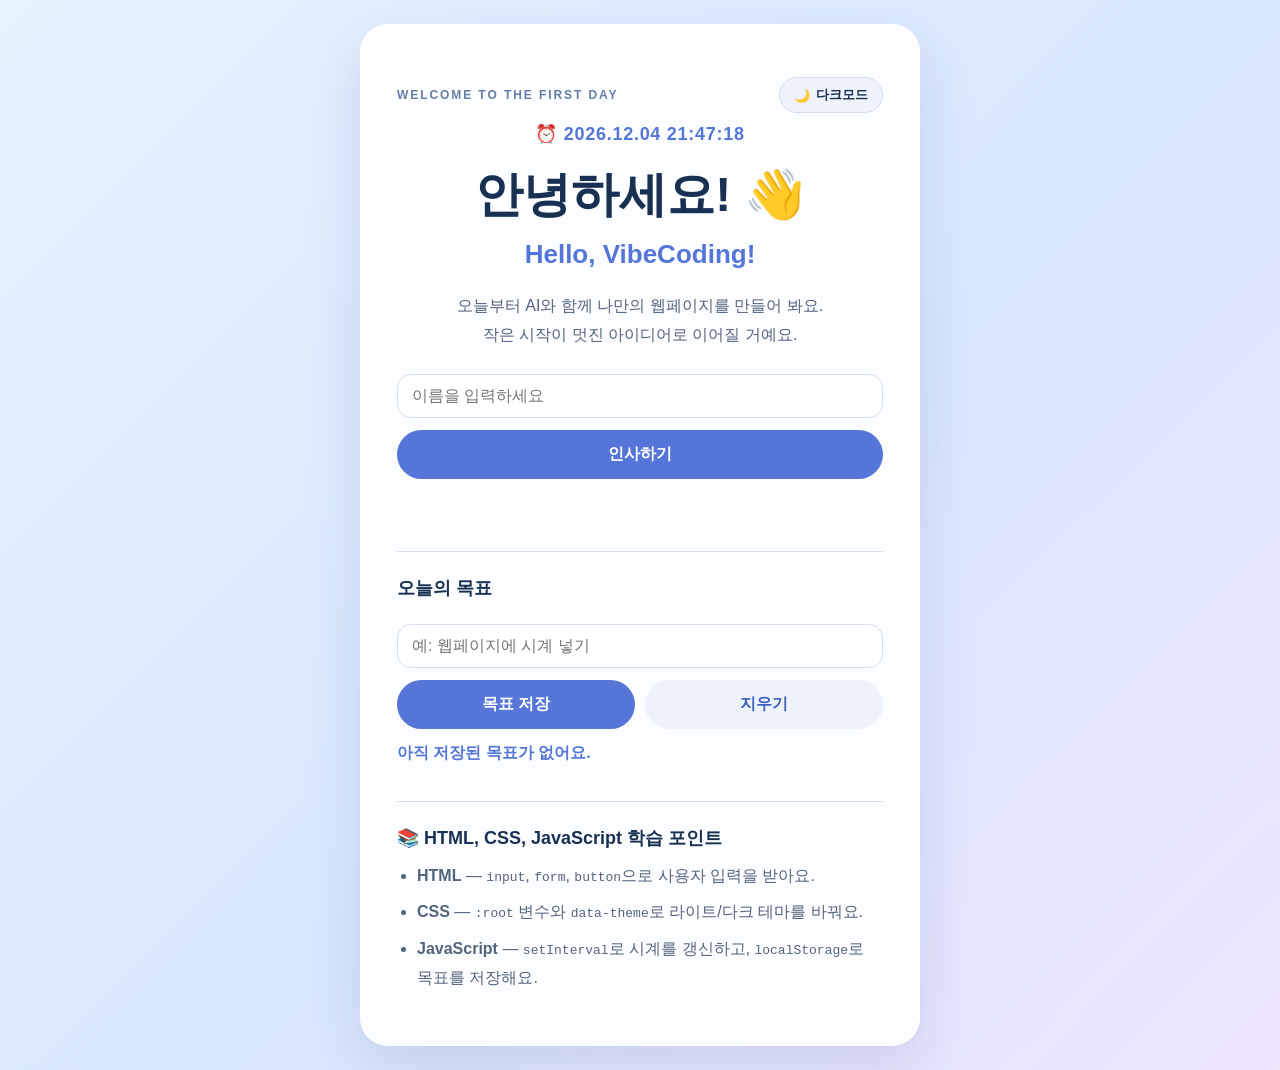
<file: index.html>
<!DOCTYPE html>
<html lang="ko">
<head>
  <meta charset="UTF-8">
  <meta name="viewport" content="width=device-width, initial-scale=1.0">
  <title>Hello VibeCoding</title>
  <link rel="stylesheet" href="style.css">
</head>
<body>
  <main class="greeting-card">
    <div class="top-bar">
      <p class="eyebrow">WELCOME TO THE FIRST DAY</p>
      <button id="themeToggle" type="button" class="theme-toggle" aria-label="다크모드 전환">
        <span id="themeIcon" aria-hidden="true">🌙</span>
        <span id="themeLabel">다크모드</span>
      </button>
    </div>
    <p id="clock" class="clock" aria-live="off">⏰ --:--:--</p>
    <h1>안녕하세요! 👋</h1>
    <h2>Hello, VibeCoding!</h2>
    <p class="message">
      오늘부터 AI와 함께 나만의 웹페이지를 만들어 봐요.<br>
      작은 시작이 멋진 아이디어로 이어질 거예요.
    </p>
    <form id="helloForm" class="hello-form">
      <label for="nameInput">이름</label>
      <input id="nameInput" type="text" name="name" placeholder="이름을 입력하세요" autocomplete="name" maxlength="40">
      <button id="helloButton" type="submit">인사하기</button>
    </form>
    <p id="response" class="response" aria-live="polite"></p>
    <section class="goal-section" aria-labelledby="goalHeading">
      <h3 id="goalHeading">오늘의 목표</h3>
      <form id="goalForm" class="goal-form">
        <label for="goalInput">오늘 이루고 싶은 목표</label>
        <input id="goalInput" type="text" name="goal" placeholder="예: 웹페이지에 시계 넣기" maxlength="120">
        <div class="goal-actions">
          <button type="submit">목표 저장</button>
          <button id="clearGoalButton" type="button" class="secondary">지우기</button>
        </div>
      </form>
      <p id="savedGoal" class="saved-goal" aria-live="polite"></p>
    </section>
    <section class="learn-section" aria-labelledby="learnHeading">
      <h3 id="learnHeading">📚 HTML, CSS, JavaScript 학습 포인트</h3>
      <ul>
        <li><strong>HTML</strong> — <code>input</code>, <code>form</code>, <code>button</code>으로 사용자 입력을 받아요.</li>
        <li><strong>CSS</strong> — <code>:root</code> 변수와 <code>data-theme</code>로 라이트/다크 테마를 바꿔요.</li>
        <li><strong>JavaScript</strong> — <code>setInterval</code>로 시계를 갱신하고, <code>localStorage</code>로 목표를 저장해요.</li>
      </ul>
    </section>
  </main>
  <script src="script.js"></script>
</body>
</html>
</file>
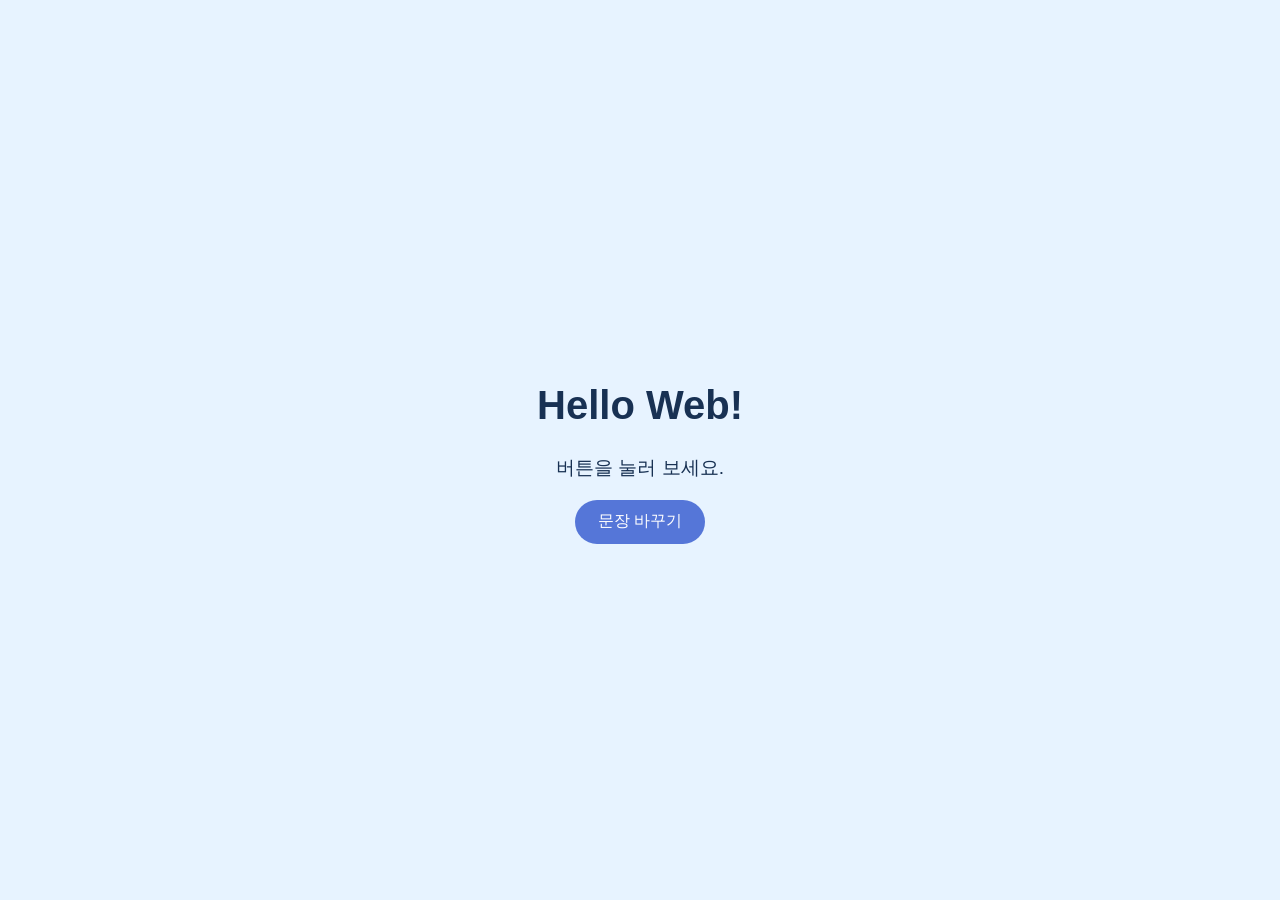
<file: hello-web/index.html>
<!DOCTYPE html>
<html lang="ko">
<head>
  <meta charset="UTF-8">
  <meta name="viewport" content="width=device-width, initial-scale=1.0">
  <title>Hello Web!</title>
  <link rel="stylesheet" href="style.css">
</head>
<body>
  <main>
    <h1>Hello Web!</h1>
    <p id="message">버튼을 눌러 보세요.</p>
    <button id="changeButton" type="button">문장 바꾸기</button>
  </main>
  <script src="script.js"></script>
</body>
</html>
</file>
<file: style.css>
* {
  box-sizing: border-box;
}

:root {
  --text: #183153;
  --muted: #53647d;
  --eyebrow: #657da5;
  --accent: #5576d8;
  --accent-hover: #3f5fc0;
  --card: rgba(255, 255, 255, 0.9);
  --border: rgba(255, 255, 255, 0.9);
  --shadow: rgba(42, 67, 112, 0.14);
  --input-bg: #ffffff;
  --input-border: #d5def0;
  --page-bg: linear-gradient(135deg, #e7f3ff, #d9e7ff 55%, #eee5ff);
  --focus: #a8baff;
  --secondary-bg: #eef2fb;
  --secondary-text: #3f5fc0;
}

html[data-theme="dark"] {
  --text: #e8eefc;
  --muted: #b7c3d9;
  --eyebrow: #9bb0d4;
  --accent: #7b93ea;
  --accent-hover: #92a7f3;
  --card: rgba(24, 31, 52, 0.92);
  --border: rgba(120, 140, 190, 0.28);
  --shadow: rgba(0, 0, 0, 0.35);
  --input-bg: #1d2642;
  --input-border: #3a4770;
  --page-bg: linear-gradient(135deg, #12182a, #1a2240 55%, #241833);
  --focus: #7b93ea;
  --secondary-bg: #2a3558;
  --secondary-text: #d7def8;
}

body {
  min-height: 100vh;
  margin: 0;
  display: flex;
  align-items: center;
  justify-content: center;
  padding: 24px;
  font-family: Arial, "Noto Sans KR", sans-serif;
  color: var(--text);
  background: var(--page-bg);
  transition: background 0.25s ease, color 0.25s ease;
}

.greeting-card {
  width: min(100%, 560px);
  padding: 52px 36px;
  text-align: center;
  background: var(--card);
  border: 1px solid var(--border);
  border-radius: 28px;
  box-shadow: 0 20px 55px var(--shadow);
}

.top-bar {
  display: flex;
  align-items: center;
  justify-content: space-between;
  gap: 12px;
  margin-bottom: 8px;
}

.eyebrow {
  margin: 0;
  color: var(--eyebrow);
  font-size: 12px;
  font-weight: 700;
  letter-spacing: 0.16em;
  text-align: left;
}

.theme-toggle {
  margin: 0;
  padding: 8px 14px;
  display: inline-flex;
  align-items: center;
  gap: 6px;
  border: 1px solid var(--input-border);
  border-radius: 999px;
  color: var(--text);
  background: var(--secondary-bg);
  font-size: 13px;
  font-weight: 700;
}

.theme-toggle:hover {
  transform: none;
  background: var(--secondary-bg);
}

.clock {
  margin: 10px 0 18px;
  color: var(--accent);
  font-size: 18px;
  font-weight: 700;
  letter-spacing: 0.04em;
}

h1 {
  margin: 0;
  font-size: clamp(32px, 7vw, 48px);
}

h2 {
  margin: 12px 0 22px;
  color: var(--accent);
  font-size: clamp(20px, 4vw, 26px);
}

h3 {
  margin: 0 0 12px;
  font-size: 18px;
}

.message {
  margin: 0;
  color: var(--muted);
  font-size: 16px;
  line-height: 1.8;
}

label {
  position: absolute;
  width: 1px;
  height: 1px;
  overflow: hidden;
  clip: rect(0 0 0 0);
}

input {
  width: 100%;
  padding: 12px 14px;
  border: 1px solid var(--input-border);
  border-radius: 14px;
  color: var(--text);
  background: var(--input-bg);
  font-size: 16px;
}

input:focus-visible,
button:focus-visible {
  outline: 3px solid var(--focus);
  outline-offset: 4px;
}

.hello-form,
.goal-form {
  margin-top: 24px;
  display: grid;
  gap: 12px;
}

button {
  margin-top: 0;
  padding: 14px 28px;
  border: 0;
  border-radius: 999px;
  color: white;
  background: var(--accent);
  font-size: 16px;
  font-weight: 700;
  cursor: pointer;
  transition: transform 0.2s ease, background 0.2s ease;
}

button:hover {
  transform: translateY(-2px);
  background: var(--accent-hover);
}

button.secondary {
  color: var(--secondary-text);
  background: var(--secondary-bg);
}

.goal-actions {
  display: grid;
  grid-template-columns: 1fr 1fr;
  gap: 10px;
}

.response,
.saved-goal {
  min-height: 26px;
  margin: 14px 0 0;
  color: var(--accent);
  font-weight: 700;
}

.goal-section,
.learn-section {
  margin-top: 32px;
  padding-top: 24px;
  border-top: 1px solid var(--input-border);
  text-align: left;
}

.learn-section ul {
  margin: 0;
  padding-left: 20px;
  color: var(--muted);
  line-height: 1.8;
}

.learn-section li + li {
  margin-top: 8px;
}

@media (max-width: 480px) {
  .greeting-card {
    padding: 40px 22px;
  }

  .top-bar {
    flex-direction: column;
    align-items: stretch;
  }

  .eyebrow {
    text-align: center;
  }
}
</file>
<file: hello-web/style.css>
body {
  margin: 0;
  min-height: 100vh;
  display: flex;
  align-items: center;
  justify-content: center;
  background: #e7f3ff;
  font-family: "Noto Sans KR", sans-serif;
  color: #183153;
  text-align: center;
}

h1 {
  font-size: 2.5rem;
}

p {
  font-size: 1.2rem;
}

button {
  padding: 0.7rem 1.4rem;
  font-size: 1rem;
  color: #fff;
  background: #5576d8;
  border: none;
  border-radius: 999px;
  cursor: pointer;
}

button:hover {
  background: #3f5fc0;
}
</file>
